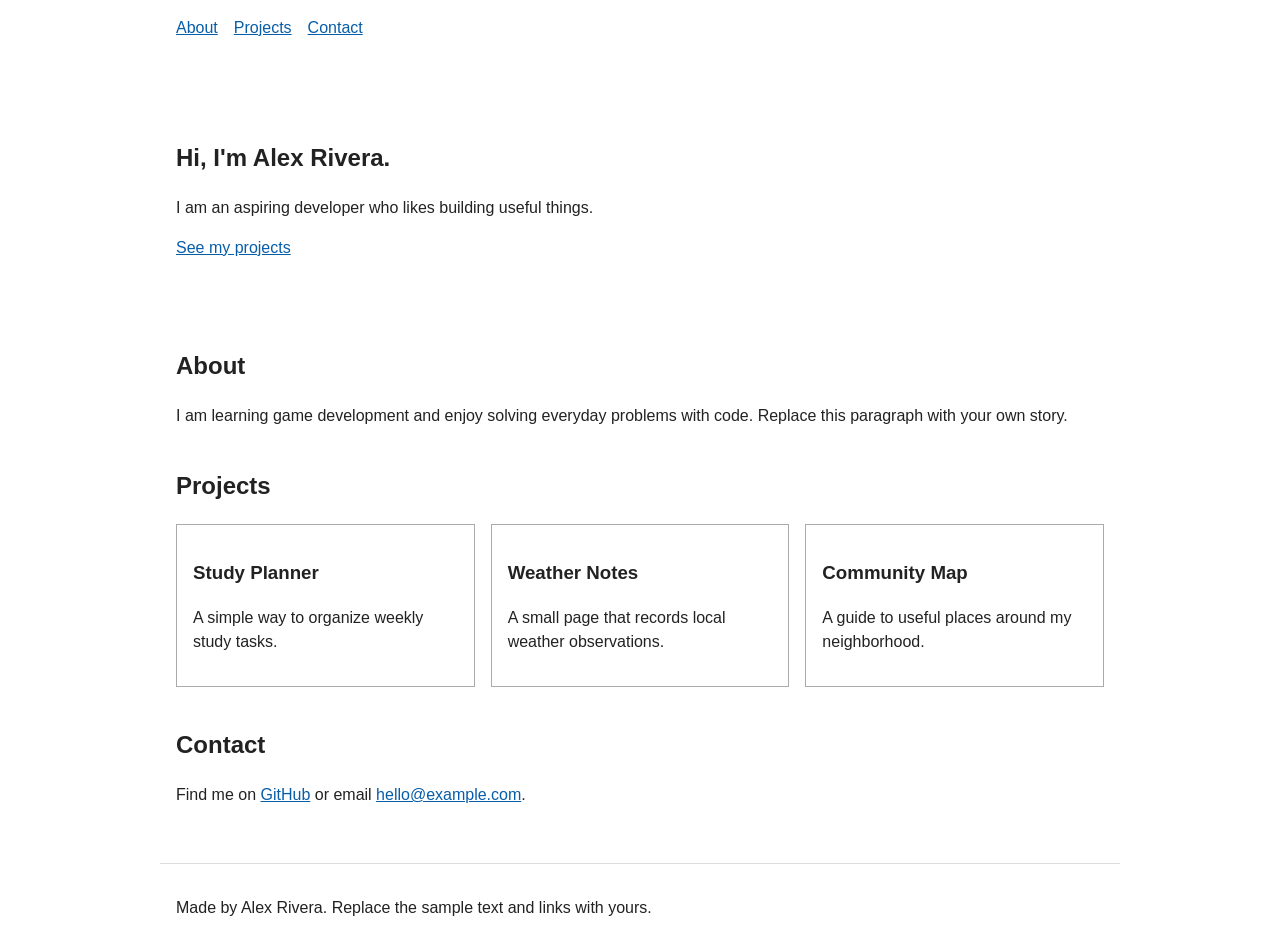
<file: starter/index.html>
<!doctype html>
<html lang="en">

<head>
  <meta charset="utf-8" />
  <meta name="viewport" content="width=device-width, initial-scale=1" />
  <meta name="description" content="A simple developer portfolio with projects and contact details." />
  <title>Alex Rivera — Developer Portfolio Something</title>
  <link rel="stylesheet" href="styles.css" />
</head>

<body>
  <header>
    <nav aria-label="Main navigation">
      <a href="#about">About</a> <a href="#projects">Projects</a>
      <a href="#contact">Contact</a>
    </nav>
  </header>
  <main>
    <section class="hero">
      <h1>Hi, I'm Alex Rivera.</h1>
      <p>I am an aspiring developer who likes building useful things.</p>
      <a href="#projects">See my projects</a>
    </section>
    <section id="about">
      <h2>About</h2>
      <p>
        I am learning game development and enjoy solving everyday problems with
        code. Replace this paragraph with your own story.
      </p>
    </section>
    <section id="projects">
      <h2>Projects</h2>
      <div class="projects">
        <article>
          <h3>Study Planner</h3>
          <p>A simple way to organize weekly study tasks.</p>
        </article>
        <article>
          <h3>Weather Notes</h3>
          <p>A small page that records local weather observations.</p>
        </article>
        <article>
          <h3>Community Map</h3>
          <p>A guide to useful places around my neighborhood.</p>
        </article>
      </div>
    </section>
    <section id="contact">
      <h2>Contact</h2>
      <p>
        Find me on <a href="https://github.com/">GitHub</a> or email
        <a href="mailto:hello@example.com">hello@example.com</a>.
      </p>
    </section>
  </main>
  <footer>
    <p>Made by Alex Rivera. Replace the sample text and links with yours.</p>
  </footer>
</body>

</html>
</file>
<file: starter/styles.css>
:root {
  font-family: Arial, sans-serif;
  line-height: 1.5;
  color: #222;
  background: #fff;
}
* {
  box-sizing: border-box;
}
body {
  margin: 0;
}
header,
main,
footer {
  max-width: 960px;
  margin: auto;
  padding: 1rem;
}
nav {
  display: flex;
  gap: 1rem;
}
a {
  color: #075da8;
}
a:focus-visible {
  outline: 3px solid #f28c28;
  outline-offset: 3px;
}
.hero {
  padding: 3rem 0;
}
section {
  margin-bottom: 2.5rem;
}
.projects {
  display: grid;
  grid-template-columns: repeat(3, 1fr);
  gap: 1rem;
}
article {
  border: 1px solid #aaa;
  padding: 1rem;
}
footer {
  border-top: 1px solid #ddd;
}
@media (max-width: 650px) {
  .projects {
    grid-template-columns: 1fr;
  }
}
</file>
